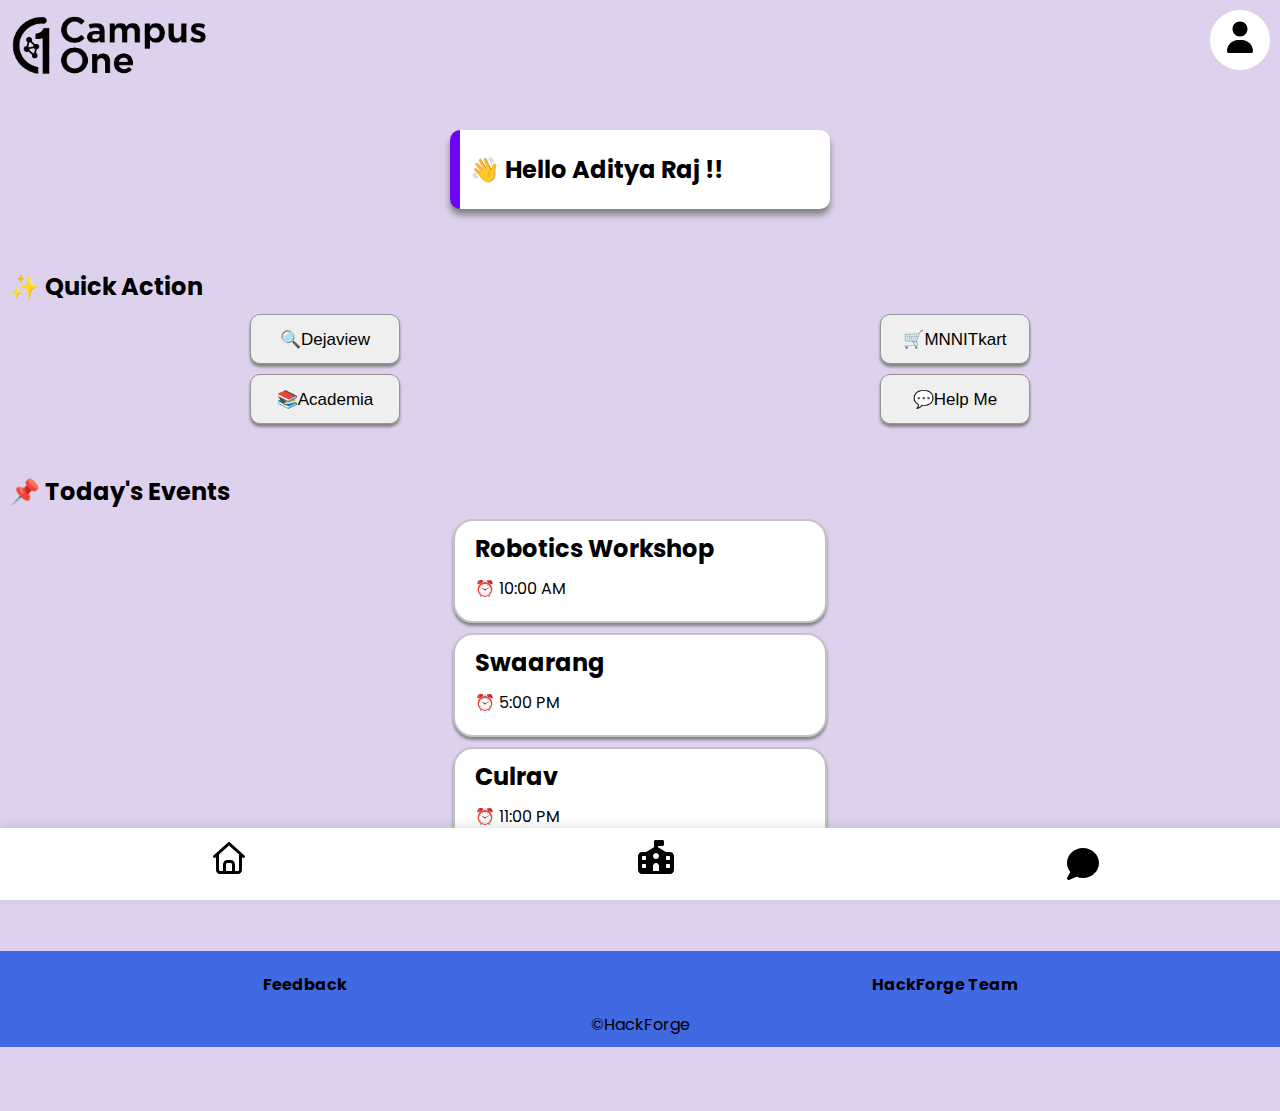
<file: index.html>
<!DOCTYPE html>
<html lang="en">
<head>
    <meta charset="UTF-8">
    <meta name="viewport" content="width=device-width, initial-scale=1.0">
    <link rel="icon" href="pictures/CampusOne_transparent.png">
    <link href='https://unpkg.com/boxicons@2.1.4/css/boxicons.min.css' rel='stylesheet'>
    <link rel="stylesheet" href="https://fonts.googleapis.com/css?family=Sofia">
    <link rel="stylesheet" href="css/style.css">
    <link href="https://fonts.googleapis.com/css2?family=Poppins:wght@300;400;500;600;700&display=swap" rel="stylesheet">
    <title>CampusOne</title>
</head>

<body>

    
<div class="header">
    <div class="logo"><a href="./index.html"><img src="pictures/CampusOne_transparent.png" alt=""></a></div>
    <div class="profile"><a href="./profile.html"><img src="icon/user-solid-full.svg" alt=""></a></div>
</div>



<div class="greet">
    <div class="container">
    <div class="hello"><h2>👋 Hello Aditya Raj !!</h2></div>
    <!-- <div class="linear"><p>Success is temproary, Love is Permament</p></div> -->
</div>
    </div>

<div class="quickSection">
    <div class="qsTitle"><h2>✨ Quick Action</h2></div>
    <div class="qsoptions">
        <div class="row">
            <button onclick="window.location.href = './lostAndFound.html'" class="qsbtn">🔍Dejaview</button>
            <button onclick="window.location.href = './kart.html'" class="qsbtn">🛒MNNITkart</button>
        </div>
        <div class="row">
            <button onclick="window.location.href = './academia.html'" class="qsbtn">📚Academia</button>
            <button class="qsbtn">💬Help Me</button>
        </div>
    </div>
</div>


<div class="todayEvents">
    <div class="teTitle"><h2>📌 Today's Events</h2></div>
    <div class="row">
        <div class="event">
            <h2>Robotics Workshop</h2>
            <p>⏰ 10:00 AM</p>
        </div>
        <div class="event">
            <h2>Swaarang</h2>
            <p>⏰ 5:00 PM</p>
        </div>
        <div class="event">
            <h2>Culrav</h2>
            <p>⏰ 11:00 PM</p>
        </div>
    </div>
</div>

<div class="bottom-nav">
<div class="bottom-nav-options">
    <h4>Feedback</h4>
    <h4>HackForge Team</h4>
</div>
<div class="copyHF">
<p>&copyHackForge</p>
</div>
</div>
 

<footer>
        <div class="footerIcon"><a href="./index.html"><img src="icon/house-regular-full.svg" alt=""></a></div>
        <div class="footerIcon"><a href="./club.html"><img src="icon/school-flag-solid-full.svg" alt="icon"></a></div>
        <div class="footerIcon"><img src="icon/comment-solid-full.svg" alt=""></i></div>
    </footer>




</body>
</html>
</file>
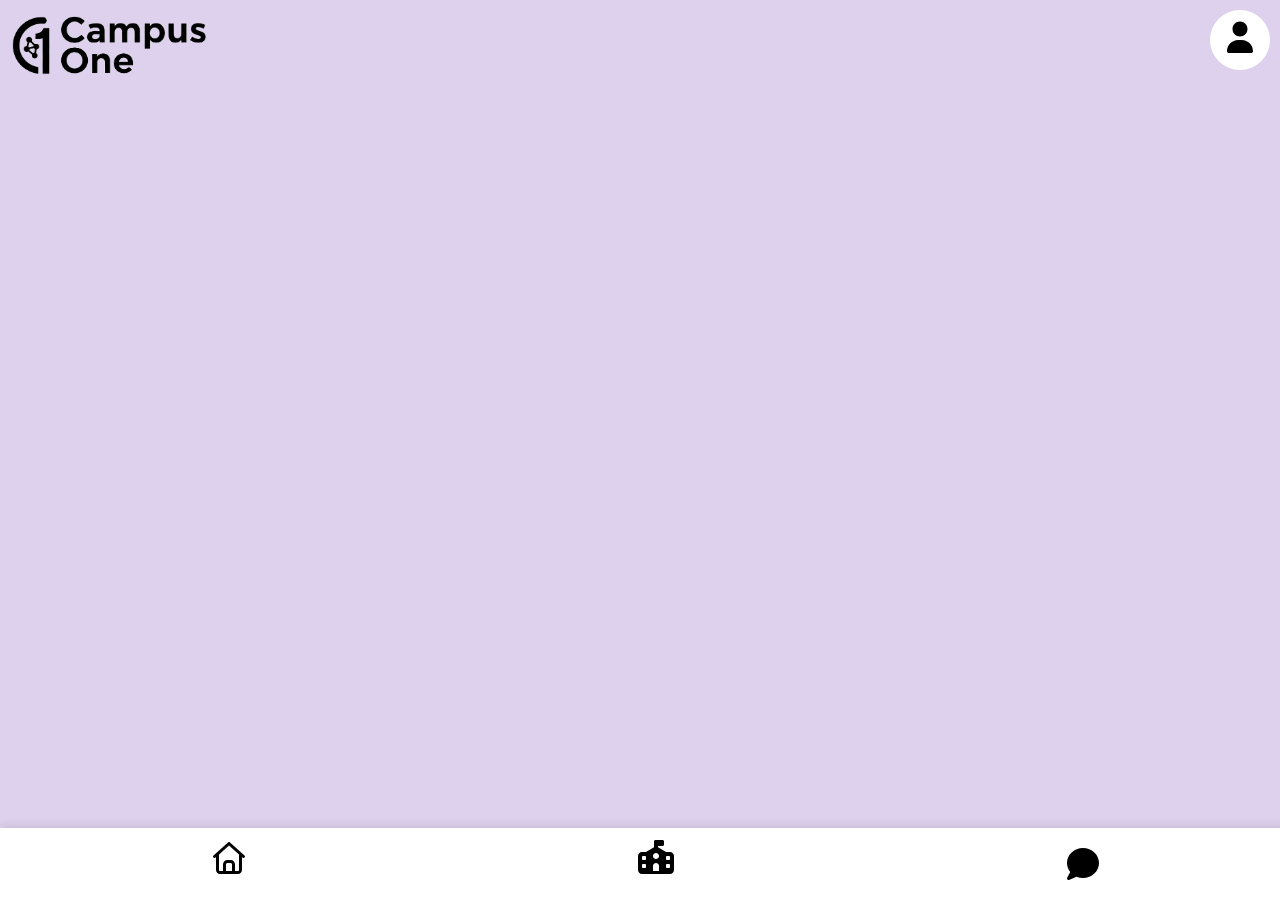
<file: academia.html>
<!DOCTYPE html>
<html lang="en">
<head>
    <meta charset="UTF-8">
    <meta name="viewport" content="width=device-width, initial-scale=1.0">
    <link rel="icon" href="pictures/CampusOne_transparent.png">
    <link href='https://unpkg.com/boxicons@2.1.4/css/boxicons.min.css' rel='stylesheet'>
    <link rel="stylesheet" href="https://fonts.googleapis.com/css?family=Sofia">
    <link rel="stylesheet" href="css/academia.css">
    <link href="https://fonts.googleapis.com/css2?family=Poppins:wght@300;400;500;600;700&display=swap" rel="stylesheet">
    <title>CampusOne</title>
</head>
<body>
    

<div class="header">
    <div class="logo"><a href="./index.html"><img src="pictures/CampusOne_transparent.png" alt=""></a></div>
    <div class="profile"><a href="./profile.html"><img src="icon/user-solid-full.svg" alt=""></a></div>
</div>




















<footer>
        <div class="footerIcon"><a href="./index.html"><img src="icon/house-regular-full.svg" alt=""></a></div>
        <div class="footerIcon"><a href="./club.html"><img src="icon/school-flag-solid-full.svg" alt="icon"></a></div>
        <div class="footerIcon"><img src="icon/comment-solid-full.svg" alt=""></i></div>
    </footer>

</body>
</html>
</file>
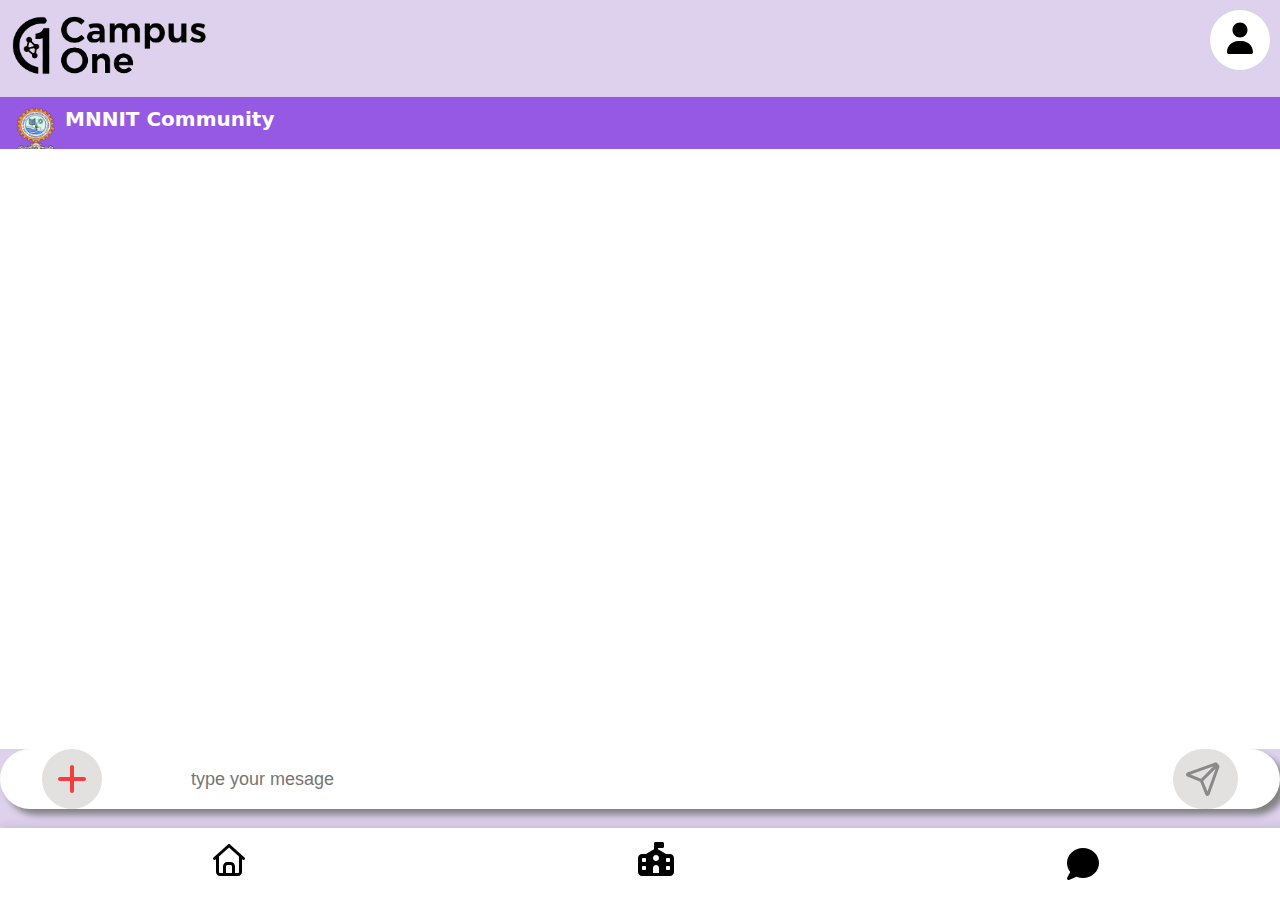
<file: chats.html>
<!DOCTYPE html>
<html lang="en">
<head>
  <meta charset="UTF-8">
  <meta name="viewport" content="width=device-width, initial-scale=1.0">
  <link rel="stylesheet" href="css/style_chat.css">
  <title>chats</title>
</head>
<body>


  <div class="header">
    <div class="logo"><a href="./index.html"><img src="pictures/CampusOne_transparent.png" alt=""></a></div>
    <div class="profile"><a href="./profile.html"><img src="icon/user-solid-full.svg" alt=""></a></div>
</div>

<div class="container">
  <div class="group">
    <img style="width: 50px; height: 50px; margin: 0 5px 5px 0" src="pictures/mnnit-logo.png" alt="">
    <span>MNNIT Community</span>

  </div>
  <div class="chat-section">

  </div>
  <div class="chat-input-container">
    <img src="icon/plus-solid-full.svg" alt="">
    <input type="text" placeholder="type your mesage" class="chat-input">
    <img style="padding-right: 15px;" src="icon/paper-plane-regular-full.svg" alt="">
  </div>






  <footer>
        <div class="footerIcon"><a href="./index.html"><img src="icon/house-regular-full.svg" alt=""></a></div>
        <div class="footerIcon"><a href="./club.html"><img src="icon/school-flag-solid-full.svg" alt="icon"></a></div>
        <div class="footerIcon"><img src="icon/comment-solid-full.svg" alt=""></i></div>
    </footer>
</div>












</body>
</html>
</file>
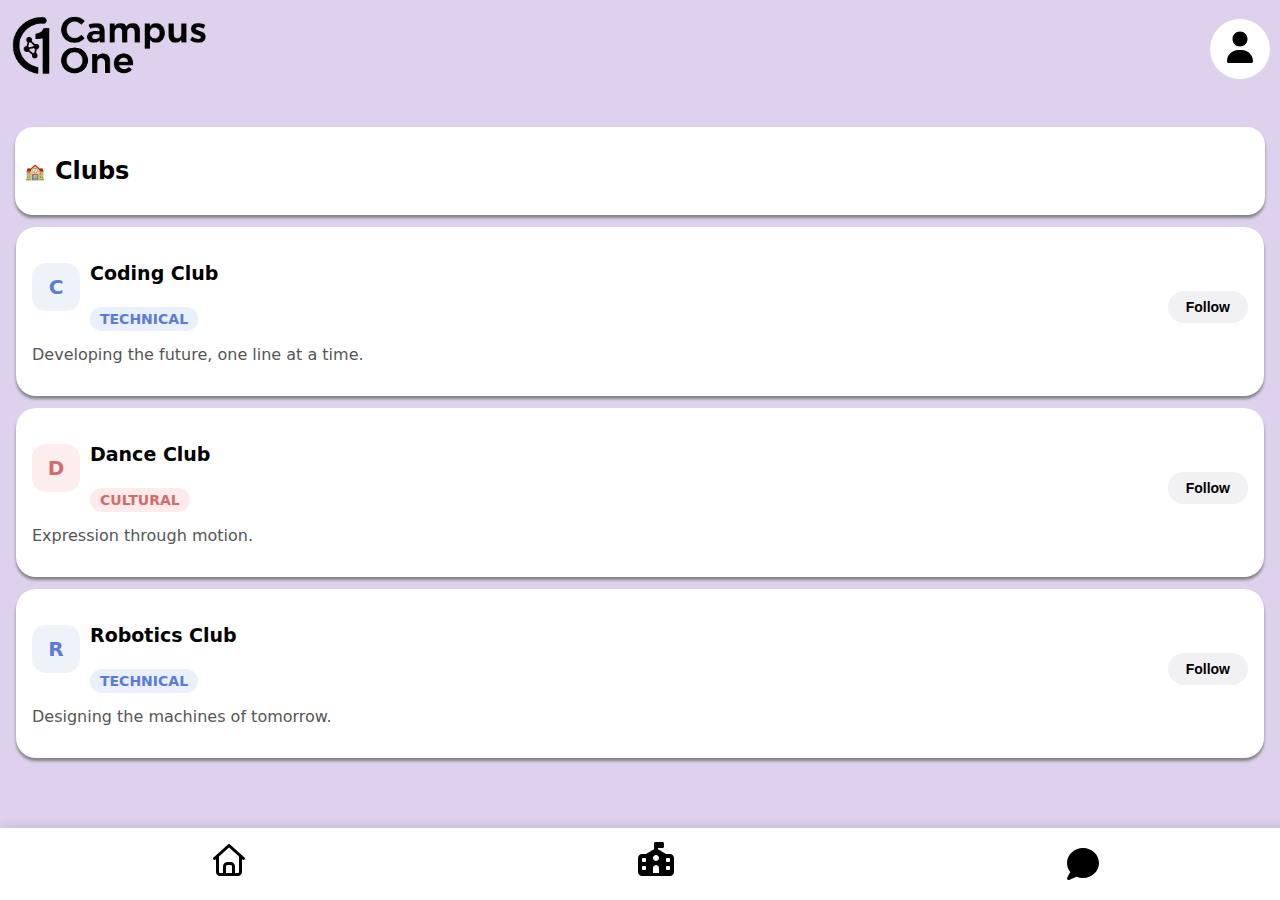
<file: club.html>
<!DOCTYPE html>
<html lang="en">
<head>
  <meta charset="UTF-8" />
  <meta name="viewport" content="width=device-width, initial-scale=1.0"/>
  <title>Campus One – Clubs</title>
  <link rel="stylesheet" href="css/clubs.css">
</head>
<body>
<div class="app">


    <header class="header">
      <div class="brand">
        
        <img src="pictures/CampusOne_transparent.png" class="small-img">
      </div>
      <div class="profile"><a href="./profile.html">
         <img src="icon/user-solid-full.svg"></a>
      </div>
    </header>



    <div class="section-card">
      <span class="icon">🏫</span>
      <h2>Clubs</h2>
    </div>

   <div class="club-card">
      <div class="club-left">
        <div class="club-icon blue">C</div>
        <div class="club-type">
          <h3>Coding Club</h3>
          <span class="tag technical">TECHNICAL</span>
        </div>
      </div>
      <button class="follow">Follow</button>
      <p class="desc">Developing the future, one line at a time.</p>
    </div>

    <div class="club-card">
      <div class="club-left">
        <div class="club-icon pink">D</div>
        <div class="club-type">
          <h3>Dance Club</h3>
          <span class="tag cultural">CULTURAL</span>
        </div>
      </div>
      <button class="follow">Follow</button>
      <p class="desc">Expression through motion.</p>
    </div>

    <div class="club-card">
      <div class="club-left">
        <div class="club-icon blue">R</div>
        <div class="club-type">
          <h3>Robotics Club</h3>
          <span class="tag technical">TECHNICAL</span>
        </div>
      </div>
      <button class="follow">Follow</button>
      <p class="desc">Designing the machines of tomorrow.</p>
    </div>
  </div>


<footer>
        <div class="footerIcon"><a href="./index.html"><img src="icon/house-regular-full.svg" alt=""></a></div>
        <div class="footerIcon"><a href="./club.html"><img src="icon/school-flag-solid-full.svg" alt="icon"></a></div>
        <div class="footerIcon"><img src="icon/comment-solid-full.svg" alt=""></i></div>
    </footer>




</body>
</html>
</file>
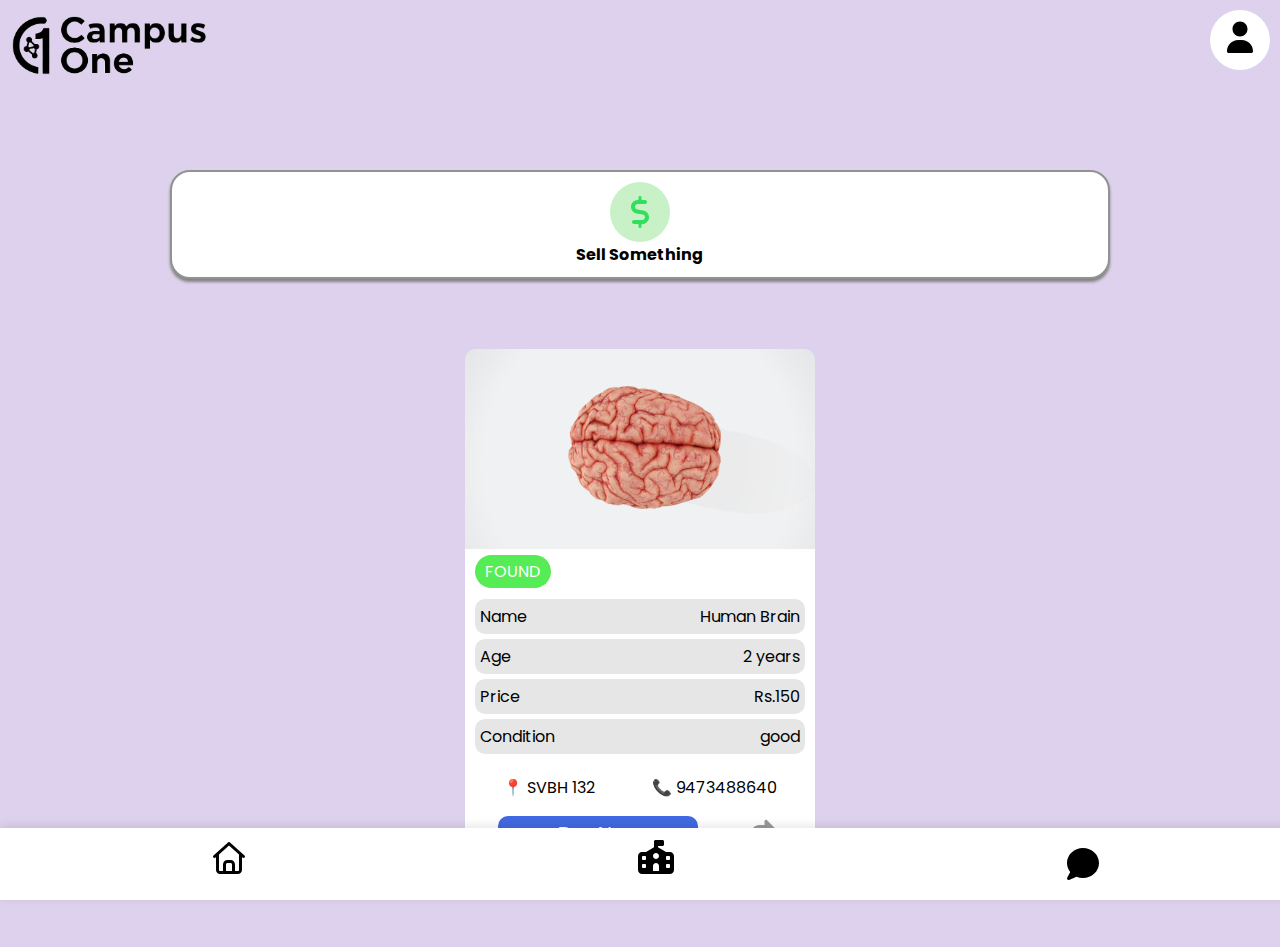
<file: kart.html>
<!DOCTYPE html>
<html lang="en">
<head>
    <meta charset="UTF-8">
    <meta name="viewport" content="width=device-width, initial-scale=1.0">
    <link rel="icon" href="pictures/CampusOne_transparent.png">
    <link href='https://unpkg.com/boxicons@2.1.4/css/boxicons.min.css' rel='stylesheet'>
    <link rel="stylesheet" href="https://fonts.googleapis.com/css?family=Sofia">
    <link rel="stylesheet" href="css/kart.css">
    <link href="https://fonts.googleapis.com/css2?family=Poppins:wght@300;400;500;600;700&display=swap" rel="stylesheet">
    <title>CampusOne</title>
</head>

<body>
<div class="header">
    <div class="logo"><a href="./index.html"><img src="pictures/CampusOne_transparent.png" alt=""></a></div>
    <div class="profile"><a href="./profile.html"><img src="icon/user-solid-full.svg" alt=""></a></div>
</div>






    <div class="uploadContainer">
        <div class="upload">
            <div class="uploadContainerimg sell"><img src="icon/dollar-sign-solid-full.svg" alt=""></div>
            <span><b>Sell Something</b></span>
        </div>
    </div>


<div class="itemsContainer">
        <div class="item">
            <div class="itemimg">
                <img src="pictures/brain.jpg" alt=""></div>
            <div class="description">
                <span class="tag found">FOUND</span>
                <div class="itemdetails">
                    <div class="info-row">
                        <span class="label">Name </span>
                        <span class="info">Human Brain</span>
                    </div>
                    <div class="info-row">
                        <span class="label">Age </span>
                        <span class="info">2 years</span>
                    </div>
                    <div class="info-row">
                        <span class="label">Price </span>
                        <span class="info">Rs.150</span>
                    </div>
                    <div class="info-row">
                        <span class="label">Condition </span>
                        <span class="info">good</span>
                    </div>
                </div>
                
                <div class="details">
                    <div class="location">
                        <p>📍 SVBH 132</p>
                    </div>
                    <div class="contact"><p>📞 9473488640</p></div>
                </div>
                <div class="interact">
                    <button class="clam">Buy Now</button>
                    <div class="share"><img style="width:40px; height:30px" src="icon/share-solid-full.svg" alt=""></div>
                </div>
            </div>
        </div>















<footer>
        <div class="footerIcon"><a href="./index.html"><img src="icon/house-regular-full.svg" alt=""></a></div>
        <div class="footerIcon"><a href="./club.html"><img src="icon/school-flag-solid-full.svg" alt="icon"></a></div>
        <div class="footerIcon"><img src="icon/comment-solid-full.svg" alt=""></i></div>
    </footer>


</body>
</html>
</file>
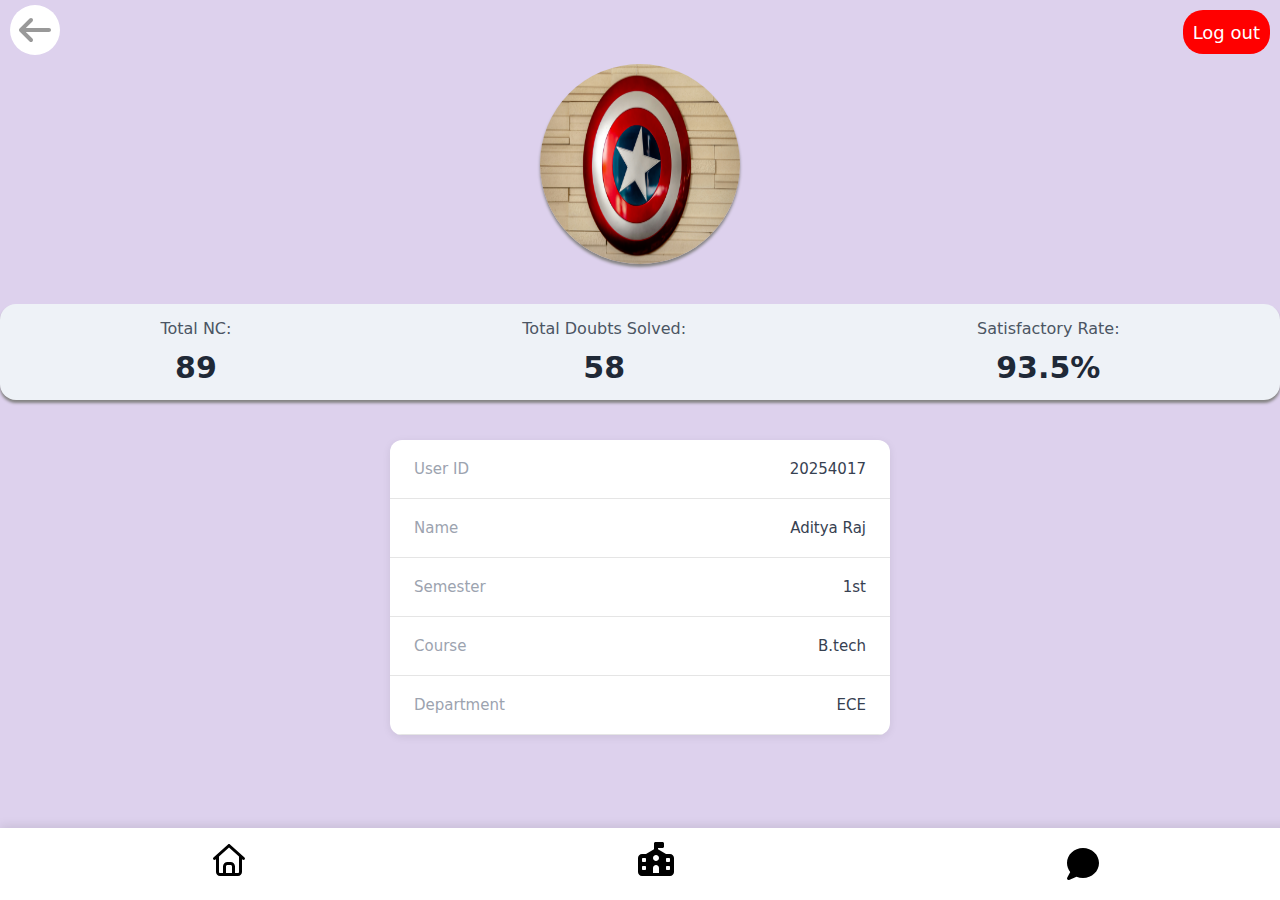
<file: profile.html>
<!DOCTYPE html>
<html lang="en">
<head>
    <meta charset="UTF-8">
    <meta name="viewport" content="width=device-width, initial-scale=1.0">
    <title>profile</title>
    <link rel="stylesheet" href="css/profile.css">
</head>
<body>
    <header>
        <div class="backicon"><img src="icon/arrow-left-solid-full.svg" alt=""></div>
        <div class="logout">
            <span>Log out</span>
        </div>
    </header>

    
    <div class="userDetails">
        <div class="userPhoto"><img style="width:200px; height:200px; border-radius: 100px;     box-shadow: 0 3px 3px rgb(132, 131, 131);
" src="pictures/shield.jpg" alt=""></div>

        <div class="stats-container">
            <div class="stat-box">
            <div class="stat-header">
                <span class="stat-label">Total NC:</span>
            </div>
            <div class="stat-value">89</div>
        </div>
        <div class="stat-box">
            <div class="stat-header">
                <span class="stat-label">Total Doubts Solved:</span>
            </div>
            <div class="stat-value">58</div>
        </div>
        
        <div class="stat-box">
            <div class="stat-header">
                <span class="stat-label">Satisfactory Rate:</span>
            </div>
            <div class="stat-value">93.5%</div>
        </div>
        
    </div>

        
        <div class="info-container">
        <div class="info-row">
            <span class="info-label">User ID</span>
            <span class="info-value">20254017</span>
        </div>
        
        <div class="info-row">
            <span class="info-label">Name</span>
            <span class="info-value">Aditya Raj</span>
        </div>
        <div class="info-row">
            <span class="info-label">Semester</span>
            <span class="info-value">1st</span>
        </div>
        <div class="info-row">
            <span class="info-label">Course</span>
            <span class="info-value">B.tech</span>
        </div>
        
        <div class="info-row">
            <span class="info-label">Department</span>
            <span class="info-value">ECE</span>
        </div>
        
        </div>
    </div>




<footer>
        <div class="footerIcon"><a href="./index.html"><img src="icon/house-regular-full.svg" alt=""></a></div>
        <div class="footerIcon"><a href="./club.html"><img src="icon/school-flag-solid-full.svg" alt="icon"></a></div>
        <div class="footerIcon"><img src="icon/comment-solid-full.svg" alt=""></i></div>
    </footer>



</body>
</html>
</file>
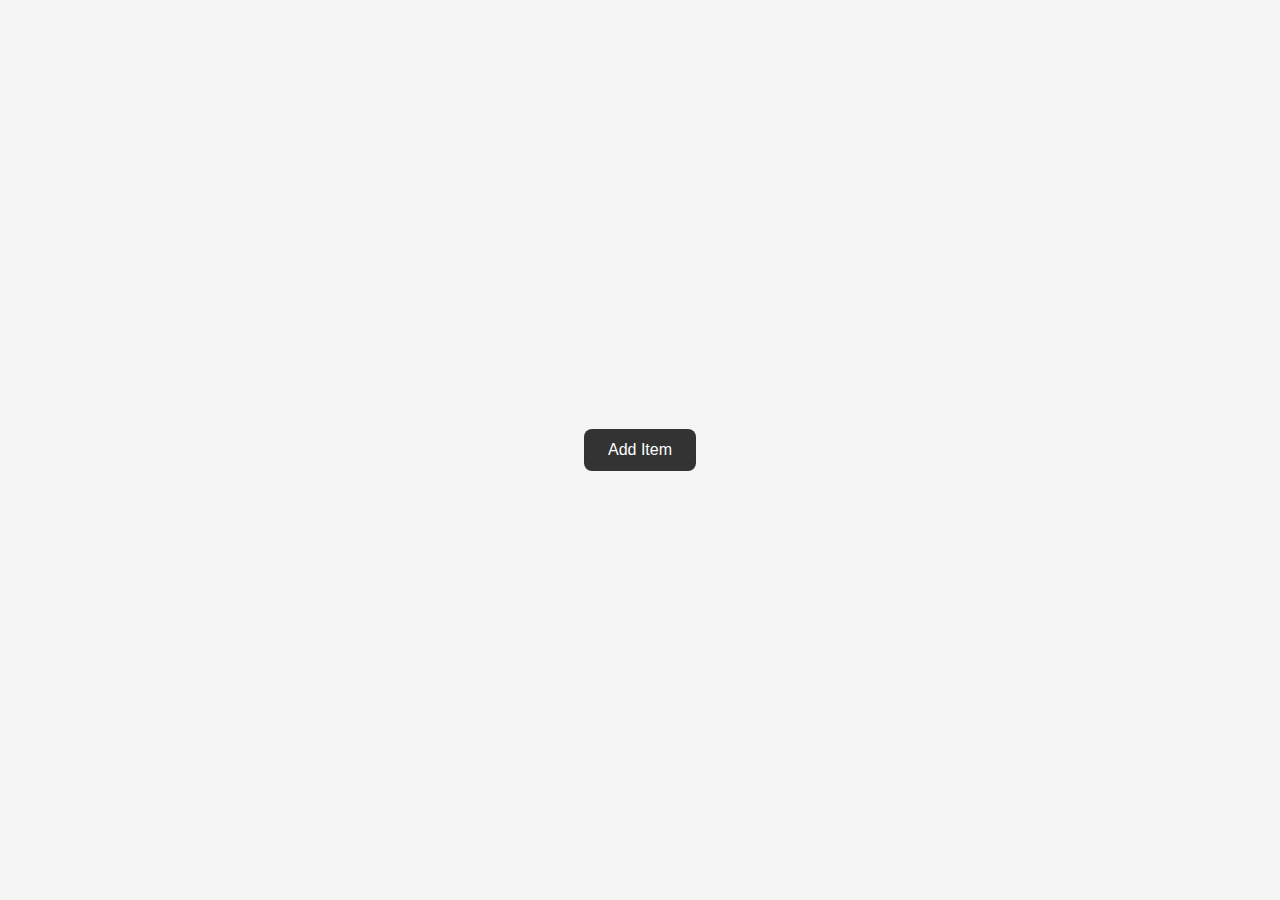
<file: css/demo.html>
<!DOCTYPE html>
<html lang="en">
<head>
    <meta charset="UTF-8">
    <meta name="viewport" content="width=device-width, initial-scale=1.0">
    <title>Popup Modal</title>
    <style>
        * {
            margin: 0;
            padding: 0;
            box-sizing: border-box;
        }

        body {
            font-family: -apple-system, BlinkMacSystemFont, 'Segoe UI', Roboto, sans-serif;
            background: #f5f5f5;
            display: flex;
            align-items: center;
            justify-content: center;
            min-height: 100vh;
        }

        .open-btn {
            padding: 12px 24px;
            background: #333;
            color: white;
            border: none;
            border-radius: 8px;
            font-size: 16px;
            cursor: pointer;
        }

        .modal-overlay {
            display: none;
            position: fixed;
            top: 0;
            left: 0;
            width: 100%;
            height: 100%;
            background: rgba(0, 0, 0, 0.5);
            z-index: 1000;
            align-items: center;
            justify-content: center;
        }

        .modal-overlay.active {
            display: flex;
        }

        .modal-container {
            background: white;
            border-radius: 12px;
            padding: 24px;
            width: 90%;
            max-width: 400px;
            position: relative;
        }

        .close-btn {
            position: absolute;
            top: 16px;
            right: 16px;
            background: none;
            border: none;
            font-size: 28px;
            color: #999;
            cursor: pointer;
            width: 32px;
            height: 32px;
        }

        .close-btn:hover {
            color: #333;
        }

        .modal-title {
            font-size: 20px;
            font-weight: 600;
            color: #333;
            margin-bottom: 20px;
        }

        .modal-form {
            display: flex;
            flex-direction: column;
            gap: 16px;
        }

        .form-group {
            display: flex;
            gap: 12px;
        }

        .radio-label {
            flex: 1;
            display: flex;
            align-items: center;
            gap: 8px;
            padding: 10px 16px;
            border: 2px solid #e0e0e0;
            border-radius: 8px;
            cursor: pointer;
            transition: all 0.2s;
        }

        .radio-label:has(input:checked) {
            border-color: #333;
            background: #f9f9f9;
        }

        .radio-label input[type="radio"] {
            margin: 0;
            cursor: pointer;
        }

        .radio-label span {
            font-size: 14px;
            font-weight: 500;
            color: #333;
        }

        input[type="text"],
        textarea {
            width: 100%;
            padding: 12px;
            border: 2px solid #e0e0e0;
            border-radius: 8px;
            font-size: 14px;
            font-family: inherit;
            transition: border-color 0.2s;
        }

        input[type="text"]:focus,
        textarea:focus {
            outline: none;
            border-color: #333;
        }

        textarea {
            resize: vertical;
            min-height: 80px;
        }

        .submit-btn {
            width: 100%;
            padding: 14px;
            background: #333;
            color: white;
            border: none;
            border-radius: 8px;
            font-size: 16px;
            font-weight: 600;
            cursor: pointer;
            margin-top: 8px;
        }

        .submit-btn:hover {
            background: #555;
        }
    </style>
</head>
<body>
    <button class="open-btn" onclick="openModal()">Add Item</button>

    <div class="modal-overlay" id="modal">
        <div class="modal-container">
            <button class="close-btn" onclick="closeModal()">&times;</button>
            
            <h2 class="modal-title">Item Details</h2>
            
            <form class="modal-form" onsubmit="handleSubmit(event)">
                <div class="form-group">
                    <label class="radio-label">
                        <input type="radio" name="type" value="lost" checked>
                        <span>Lost</span>
                    </label>
                    <label class="radio-label">
                        <input type="radio" name="type" value="found">
                        <span>Found</span>
                    </label>
                </div>
                
                <div class="form-group">
                    <input type="text" name="itemName" placeholder="Item Name" required>
                </div>
                
                <div class="form-group">
                    <textarea name="description" placeholder="Item Description" rows="3" required></textarea>
                </div>
                
                <div class="form-group">
                    <input type="text" name="place" placeholder="Place" required>
                </div>
                
                <div class="form-group">
                    <input type="text" name="contact" placeholder="Contact" required>
                </div>
                
                <button type="submit" class="submit-btn">Submit</button>
            </form>
        </div>
    </div>

    <script>
        function openModal() {
            document.getElementById('modal').classList.add('active');
        }

        function closeModal() {
            document.getElementById('modal').classList.remove('active');
        }

        function handleSubmit(event) {
            event.preventDefault();
            const formData = new FormData(event.target);
            const data = Object.fromEntries(formData);
            console.log('Form submitted:', data);
            alert('Item submitted successfully!');
            closeModal();
            event.target.reset();
        }

        document.getElementById('modal').addEventListener('click', function(e) {
            if (e.target === this) closeModal();
        });
    </script>
</body>
</html>
</file>
<file: css/style.css>
html, body{
    margin:0;
    padding: 0;
  font-family: 'Poppins', system-ui, -apple-system, BlinkMacSystemFont,
               'Segoe UI', Roboto, sans-serif;  
    background-color: rgb(221, 209, 237);
    background-size: cover;
    width: 100%;
    padding-bottom: 32px;
    animation: fadeIn 0.1s ease-in;
    box-sizing: border-box; 
} 
@keyframes fadeIn {
    from {
        opacity: 0;
    }
    to {
        opacity: 1;
    }
}
a, button, img {
    -webkit-tap-highlight-color: transparent;
    outline: none;
}
.header{
    display: flex;
    padding: 10px;
    justify-content: space-between;
}
.header .logo img{
    width: 200px;
}
.header .profile{
    padding: 5px;
    background-color: #fff;
    border-radius: 50px;
    align-items: center;
    height: 50px;
    width: 50px;
    display: flex;
    justify-content: space-around;

}
.header .profile img{
    width:40px;
}
.greet{
    /* border: 2px solid blue; */
    padding: 10px 5px;
    justify-content: space-around;
    /* align-items: center; */
    display: flex;
    margin-top: 20px;
}
.greet .container{
    /* border: 2px solid rgb(255, 0, 136); */
    padding: 2px 10px;
    background-color: #fff;
    border-left: 10px solid rgb(109, 6, 244);
    border-radius: 10px;
    width: 350px;
    box-shadow: 0 6px 6px rgb(132, 131, 131);

}
.quickSection{
    /* border: 2px solid green; */
    margin-top: 50px;
}
.quickSection .qsTitle{
    /* border: 2px solid violet; */
    padding: 0 10px;
}
.quickSection .qsTitle h2{
    margin-bottom: 10px;
    margin-top: 25px;
}
/* .quickSection .qsoptions{
    border: 2px solid red;
} */
.quickSection .qsoptions .row{
    /* border: 2px solid rgb(25, 235, 182); */
    margin: 10px;
    display: flex;
    /* padding: 5px 10px; */
    justify-content: space-around;


}
.quickSection .qsoptions .row button{
    width: 150px;
    height: 50px;
    border-radius: 10px;
    border: 1px solid rgb(150, 148, 148);
    box-shadow: 0 3px 3px rgb(132, 131, 131);
    font-size: 17px;
    font-weight: 500;
}
.todayEvents{
    /* border: 2px solid green; */
    margin-top: 50px;
}

.todayEvents .teTitle{
    /* border: 2px solid orange; */
    padding:0 10px;
}
.todayEvents .teTitle h2{
    margin-bottom: 10px;
    margin-top: 25px;
}
.todayEvents .row {
    /* border: 2px solid blueviolet; */
    align-items: center;
    justify-content: space-around;
}
.todayEvents .row .event{
    border: 2px solid rgb(196, 195, 195);
    background: #fff;
    width:350px;
    height: 100px;
    margin: 10px auto;
    border-radius:20px;
    padding: 0 10px;
    box-shadow: 0 3px 3px rgb(132, 131, 131);

}
.todayEvents .row .event h2,p{
    margin: 10px 10px;
}

.bottom-nav{
    /* border: 2px solid green;     */
    bottom: 0;
    margin-top: 100px;
    background-color: royalblue;
    margin: 100px 0 auto;
}
.bottom-nav .bottom-nav-options{
    display: flex;
    /* border: 2px solid black; */
    justify-content: space-around;
    padding: 10px 2px auto;
}
.bottom-nav .bottom-nav-options h4{
    margin-bottom: 5px;
}
.bottom-nav .copyHF{
    display: flex;
    justify-content: space-around;
}













footer{
    position: fixed;
    bottom: 0;
    left: 0;
    width: 100%;
    height: 40px;
    background: white;
    padding: 1rem;
    box-shadow: 0 -2px 10px rgba(0, 0, 0, 0.1);
    display: flex;
    justify-content: space-around;
    /* border-radius: 20px 20px 0 0; */
    align-items: center;
}
.footerIcon{
    font-size: 40px;
    display: flex;          
    align-items: center;    
    justify-content: center; 
    color: rgb(166, 168, 170);
}

.footerIcon img {
    width: 40px;  
    height: 40px;  

}
</file>
<file: css/academia.css>
html, body{
    margin:0;
    padding: 0;
  font-family: 'Poppins', system-ui, -apple-system, BlinkMacSystemFont,
               'Segoe UI', Roboto, sans-serif;  
    background-color: rgb(221, 209, 237);
    background-size: cover;
    width: 100%;
    padding-bottom: 32px;
    animation: fadeIn 0.1s ease-in;
    box-sizing: border-box;
} 
@keyframes fadeIn {
    from {
        opacity: 0;
    }
    to {
        opacity: 1;
    }
}
a, button, img {
    -webkit-tap-highlight-color: transparent;
    outline: none;
}
.header{
    display: flex;
    padding: 10px;
    justify-content: space-between;
}
.header .logo img{
    width: 200px;
}
.header .profile{
    padding: 5px;
    background-color: #fff;
    border-radius: 50px;
    align-items: center;
    height: 50px;
    width: 50px;
    display: flex;
    justify-content: space-around;

}
.header .profile img{
    width:40px;
}
































footer{
    position: fixed;
    bottom: 0;
    left: 0;
    width: 100%;
    height: 40px;
    background: white;
    padding: 1rem;
    box-shadow: 0 -2px 10px rgba(0, 0, 0, 0.1);
    display: flex;
    justify-content: space-around;
    /* border-radius: 20px 20px 0 0; */
    align-items: center;
}
.footerIcon{
    font-size: 40px;
    display: flex;          
    align-items: center;    
    justify-content: center; 
    color: rgb(166, 168, 170);
}

.footerIcon img {
    width: 40px;  
    height: 40px;  

}
</file>
<file: css/style_chat.css>
html, body{
    margin:0;
    padding: 0;
    height: 100%;
  font-family: 'Poppins', system-ui, -apple-system, BlinkMacSystemFont,
               'Segoe UI', Roboto, sans-serif;  
    background-color: rgb(221, 209, 237);
    background-size: cover;
    width: 100%;
    /* padding-bottom: 32px; */
    animation: fadeIn 0.1s ease-in;
    box-sizing: border-box; 
    /* overflow: hidden */
} 
@keyframes fadeIn {
    from {
        opacity: 0;
    }
    to {
        opacity: 1;
    }
}


a, button, img {
    -webkit-tap-highlight-color: transparent;
    outline: none;
}
.header{
    display: flex;
    padding: 10px;
    justify-content: space-between;
}
.header .logo img{
    width: 200px;
}
.header .profile{
    padding: 5px;
    background-color: #fff;
    border-radius: 50px;
    align-items: center;
    height: 50px;
    width: 50px;
    display: flex;
    justify-content: space-around;

}
.header .profile img{
    width:40px;
}


.container {
  /* border: 2px solid; */
  height: 80vh;
  margin-bottom: 72px;
  display: flex;
  flex-direction: column;
}


.container .group{
  /* border: 2px solid green; */
  box-shadow: 0 6px 6px rgb(132, 131, 131);
  height: 2rem;
  background-color: rgb(149, 89, 227);
  padding: 10px;
  display: flex;
}
.container .group span{
  font-size: 20px;
  font-weight: bold;
  color: #fff;
}
.container .chat-section{
  flex: 1;              
  overflow-y: auto;
  scroll-behavior: smooth;
  background-color: #fff;
}

.container .chat-input-container{
  display: flex;
  bottom: 0;
  margin-bottom: 8px;
  justify-content: space-around;
  background-color: #fff;
  border-radius: 30px;
  box-shadow: 6px 6px 6px rgb(132, 131, 131);
  bottom: 0;

}
.container .chat-input-container img{
  width: 40px;
  /* border: 2px solid ; */
  background-color: rgb(227, 225, 223);
  border-radius: 30px;
  padding: 10px;
}
.container .chat-input-container input{
  width: 70%;
  border: none;
  font-size: 18px;
  font-weight: 750px;
  padding-left: 5px;
}
input:focus{
  outline: none;
}

































footer{
    position: fixed;
    bottom: 0;
    left: 0;
    width: 100%;
    height: 40px;
    padding: 1rem;
    background: white;
    box-shadow: 0 -2px 10px rgba(0, 0, 0, 0.1);
    display: flex;
    justify-content: space-around;
    /* border-radius: 20px 20px 0 0; */
    align-items: center;
}
.footerIcon{
    font-size: 40px;
    display: flex;          
    align-items: center;    
    justify-content: center; 
    color: rgb(166, 168, 170);
}

.footerIcon img {
    width: 40px;  
    height: 40px;  

}
</file>
<file: css/clubs.css>
html, body{
    margin:0;
    padding: 0;
  font-family: 'Poppins', system-ui, -apple-system, BlinkMacSystemFont,
               'Segoe UI', Roboto, sans-serif;  
    background-color: rgb(221, 209, 237);
    background-size: cover;
    width: 100%;
    padding-bottom: 32px;
    animation: fadeIn 0.1s ease-in;
    box-sizing: border-box;
} 
@keyframes fadeIn {
    from {
        opacity: 0;
    }
    to {
        opacity: 1;
    }
}
a, button, img {
    -webkit-tap-highlight-color: transparent;
    outline: none;
}

.small-img {
  width: 200px;
}

.header {
  display: flex;
  justify-content: space-between;
  align-items: center;
  padding: 10px;
}


.header .profile{
    padding: 5px;
    background-color: #fff;
    border-radius: 50px;
    align-items: center;
    height: 50px;
    width: 50px;
    display: flex;
    justify-content: space-around;

}
.header .profile img{
  width: 40px;
}
.section-card {
  margin: 30px 15px 10px 15px;
  background: #fff;
  border-radius: 18px;
  padding: 10px;
  display: flex;
  align-items: center;
  gap: 10px;
  box-shadow: 0 3px 3px rgb(132, 131, 131);
}

.club-card {
  margin: 12px 16px;
  background: #fff;
  border-radius: 20px;
  padding: 16px;
  box-shadow: 0 3px 3px rgb(132, 131, 131);
}

.club-left {
  display: flex;
  align-items: center;
}
.club-type{
  margin-left: 10px;
}
.club-icon {
  width: 48px;
  height: 48px;
  border-radius: 14px;
  display: flex;
  align-items: center;
  justify-content: center;
  font-size: 20px;
  font-weight: 600;
}

.club-icon.blue {
  background: #eef3f9;
  color: #5a7bd8;
}

.club-icon.pink {
  background: #fdeeee;
  color: #d16c6c;
}

.club-card h3 {
  font-size: 19px;
  font-weight: 600;
}

.tag {
  display: inline-block;
  margin-top: 4px;
  padding: 4px 10px;
  border-radius: 12px;
  font-size: 14px;
  font-weight: 600;
}

.tag.technical {
  background: #e9f0fb;
  color: #5a7bd8;
}

.tag.cultural {
  background: #fdeaea;
  color: #d16c6c;
}

.follow {
  float: right;
  margin-top: -40px;
  padding: 8px 18px;
  border: none;
  border-radius: 18px;
  background: #f1f1f4;
  font-weight: 600;
  cursor: pointer;
  font-size: 14px;
}

.desc {
  margin-top: 14px;
  font-size: 16px;
  color: #555;
}

footer{
    position: fixed;
    bottom: 0;
    left: 0;
    width: 100%;
    height: 40px;
    background: white;
    padding: 1rem;
    box-shadow: 0 -2px 10px rgba(0, 0, 0, 0.1);
    display: flex;
    justify-content: space-around;
    /* border-radius: 20px 20px 0 0; */
    align-items: center;
}
.footerIcon{
    font-size: 40px;
    display: flex;          
    align-items: center;    
    justify-content: center; 
    color: rgb(166, 168, 170);
}

.footerIcon img {
    width: 40px;  
    height: 40px;  

}
</file>
<file: css/kart.css>
html, body{
    margin:0;
    padding: 0;
  font-family: 'Poppins', system-ui, -apple-system, BlinkMacSystemFont,
               'Segoe UI', Roboto, sans-serif;  
    background-color: rgb(221, 209, 237);
    background-size: cover;
    width: 100%;
    padding-bottom: 32px;
    animation: fadeIn 0.1s ease-in;
    box-sizing: border-box;
} 
@keyframes fadeIn {
    from {
        opacity: 0;
    }
    to {
        opacity: 1;
    }
}
a, button, img {
    -webkit-tap-highlight-color: transparent;
    outline: none;
}
.header{
    display: flex;
    padding: 10px;
    justify-content: space-between;
}
.header .logo img{
    width: 200px;
}
.header .profile{
    padding: 5px;
    background-color: #fff;
    border-radius: 50px;
    align-items: center;
    height: 50px;
    width: 50px;
    display: flex;
    justify-content: space-around;

}
.header .profile img{
    width:40px;
}


.uploadContainer{
    /* border:2px solid red; */
    display: flex;
    justify-content: space-around;
    margin-top: 70px;
}
.uploadContainer .uploadContainerimg img{
    width:40px;
}
.uploadContainer .uploadContainerimg{
    display: flex;
    justify-content: space-around;
    width: 50px;
    height: 50px;
    margin: 0 auto;
    border-radius: 50px;
    padding: 5px;

}
.upload{
    border: 2px solid rgb(146, 146, 144);
    background-color: #fff;
    border-radius: 20px;
    padding: 10px 20px;
    box-shadow: 0 3px 3px rgb(132, 131, 131);
    width: 70%;

}
.uploadContainer .sell{
    background-color: rgb(200, 241, 199);
}
.upload span{
    /* border: 2px solid green; */
    display: flex;
    justify-content: center;
}

.itemsContainer{
    /* border: 2px solid green; */
    margin-top: 70px;
}
.itemsContainer .item{
    /* border: 2px solid blue; */
    width:350px;
    margin: 20px auto;
}
.itemsContainer .item .itemimg{
    height: 200px;
}
.itemsContainer .item .description{
    /* border: 2px solid yellow; */
    background-color: #fff;
    padding: 10px 10px;
    border-radius: 0 0 10px 10px;

}
.itemsContainer .item .description h3{
    /* border: 2px solid yellow; */
    margin-top: 0;;
}
.itemsContainer .item .description .details{
    /* border: 2px solid yellow; */
    display: flex;
    justify-content: space-around;

}
.itemsContainer .item .itemimg img{
    width:350px;
    height: 200px;
    border-radius: 10px 10px 0 0;

}
.itemsContainer .item .description .interact{
    /* border: 2px solid black; */
    display: flex;
    justify-content: space-around;
}
.itemsContainer .item .description .interact button{
    width: 200px;
    font-size: 20px;
    color: #fff;
    background-color: royalblue;
    border: none;
    border-radius: 10px;
}

.itemsContainer .item .description .tag{
    /* border: 2px solid black; */
    padding: 5px 10px;
    border-radius: 25px;
    color: #fff;
    margin: 4px 0;
}
.itemsContainer .item .description .found{
    background-color: rgb(86, 236, 86);
}
.itemsContainer .item .description .lost{
    background-color: rgb(240, 84, 84);
}
.itemdetails{
    /* border: 2px solid blue; */
    margin-top: 15px;
}
.itemdetails .info-row{
    /* border: 2px solid green; */
    background-color: #e6e6e6;
    margin: 5px 0;
    border-radius: 10px;
    display: flex;
    justify-content: space-between;
    padding: 5px;
}

















footer{
    position: fixed;
    bottom: 0;
    left: 0;
    width: 100%;
    height: 40px;
    background: white;
    padding: 1rem;
    box-shadow: 0 -2px 10px rgba(0, 0, 0, 0.1);
    display: flex;
    justify-content: space-around;
    /* border-radius: 20px 20px 0 0; */
    align-items: center;
}
.footerIcon{
    font-size: 40px;
    display: flex;          
    align-items: center;    
    justify-content: center; 
    color: rgb(166, 168, 170);
}

.footerIcon img {
    width: 40px;  
    height: 40px;  

}
</file>
<file: css/profile.css>
html, body{
    margin:0;
    padding: 0;
  font-family: 'Poppins', system-ui, -apple-system, BlinkMacSystemFont,
               'Segoe UI', Roboto, sans-serif;    background-color: rgb(221, 209, 237);
    background-size: cover;
    width: 100%;
    padding-bottom: 32px;
    animation: fadeIn 0.1s ease-in;
    box-sizing: border-box;
} 
@keyframes fadeIn {
    from {
        opacity: 0;
    }
    to {
        opacity: 1;
    }
}
a, button, img {
    -webkit-tap-highlight-color: transparent;
    outline: none;
}
header{
    display: flex;
    justify-content: space-between;
}
header .backicon img{
    width: 40px;
    margin: 5px 10px;
    background-color: white;
    padding: 5px;
    border-radius: 50px;

}
header .logout {
    /* border: 2px solid green; */
    margin: 10px ;
    display: flex;
    align-items: center;
    padding: 5px 10px;
    background-color: red;
    border-radius: 20px;
    color: white;
    font-size: 18px;
}






.userDetails .userPhoto{
    display: flex;
    justify-content: center;
}


.userDetails .stats-container {
    margin: 40px auto;
    display: flex;
    background: #EEF2F7;
    padding: 15px;
    border-radius: 16px;
    justify-content: space-around;
    box-shadow: 0 3px 3px rgb(132, 131, 131);

}


.userDetails  .stat-header {
    display: flex;
    align-items: center;
    margin-bottom: 12px;
}

.userDetails .stat-label {
    font-size: 16px;
    color: #4B5563;
    font-weight: 500;
}

.userDetails .stat-header i {
    font-size: 18px;
    color: #9CA3AF;
    cursor: pointer;
}

.userDetails .stat-value {
    font-size: 30px;
    font-weight: 700;
    color: #1F2937;
    display: flex;
    justify-content: space-around;
}







.userDetails .info-container {
    max-width: 500px;
    margin: 0 auto;
    background: white;
    border-radius: 12px;
    overflow: hidden;
    box-shadow: 0 2px 8px rgba(0, 0, 0, 0.08);
}

.userDetails .info-row {
    display: flex;
    justify-content: space-between;
    align-items: center;
    padding: 20px 24px;
    border-bottom: 1px solid #E5E5E5;
}

/* .userDetails .info-row:last-child {
    border-bottom: none;
}  */

.userDetails .info-label {
    font-size: 15px;
    color: #9CA3AF;
    font-weight: 400;
}

.userDetails .info-value {
    font-size: 15px;
    color: #374151;
    font-weight: 500;
    text-align: right;
}































footer{
    position: fixed;
    bottom: 0;
    left: 0;
    width: 100%;
    height: 40px;
    background: white;
    padding: 1rem;
    box-shadow: 0 -2px 10px rgba(0, 0, 0, 0.1);
    display: flex;
    justify-content: space-around;
    /* border-radius: 20px 20px 0 0; */
    align-items: center;
}
.footerIcon{
    font-size: 40px;
    display: flex;          
    align-items: center;    
    justify-content: center; 
    color: rgb(166, 168, 170);
}

.footerIcon img {
    width: 40px;  
    height: 40px;  

}
</file>
